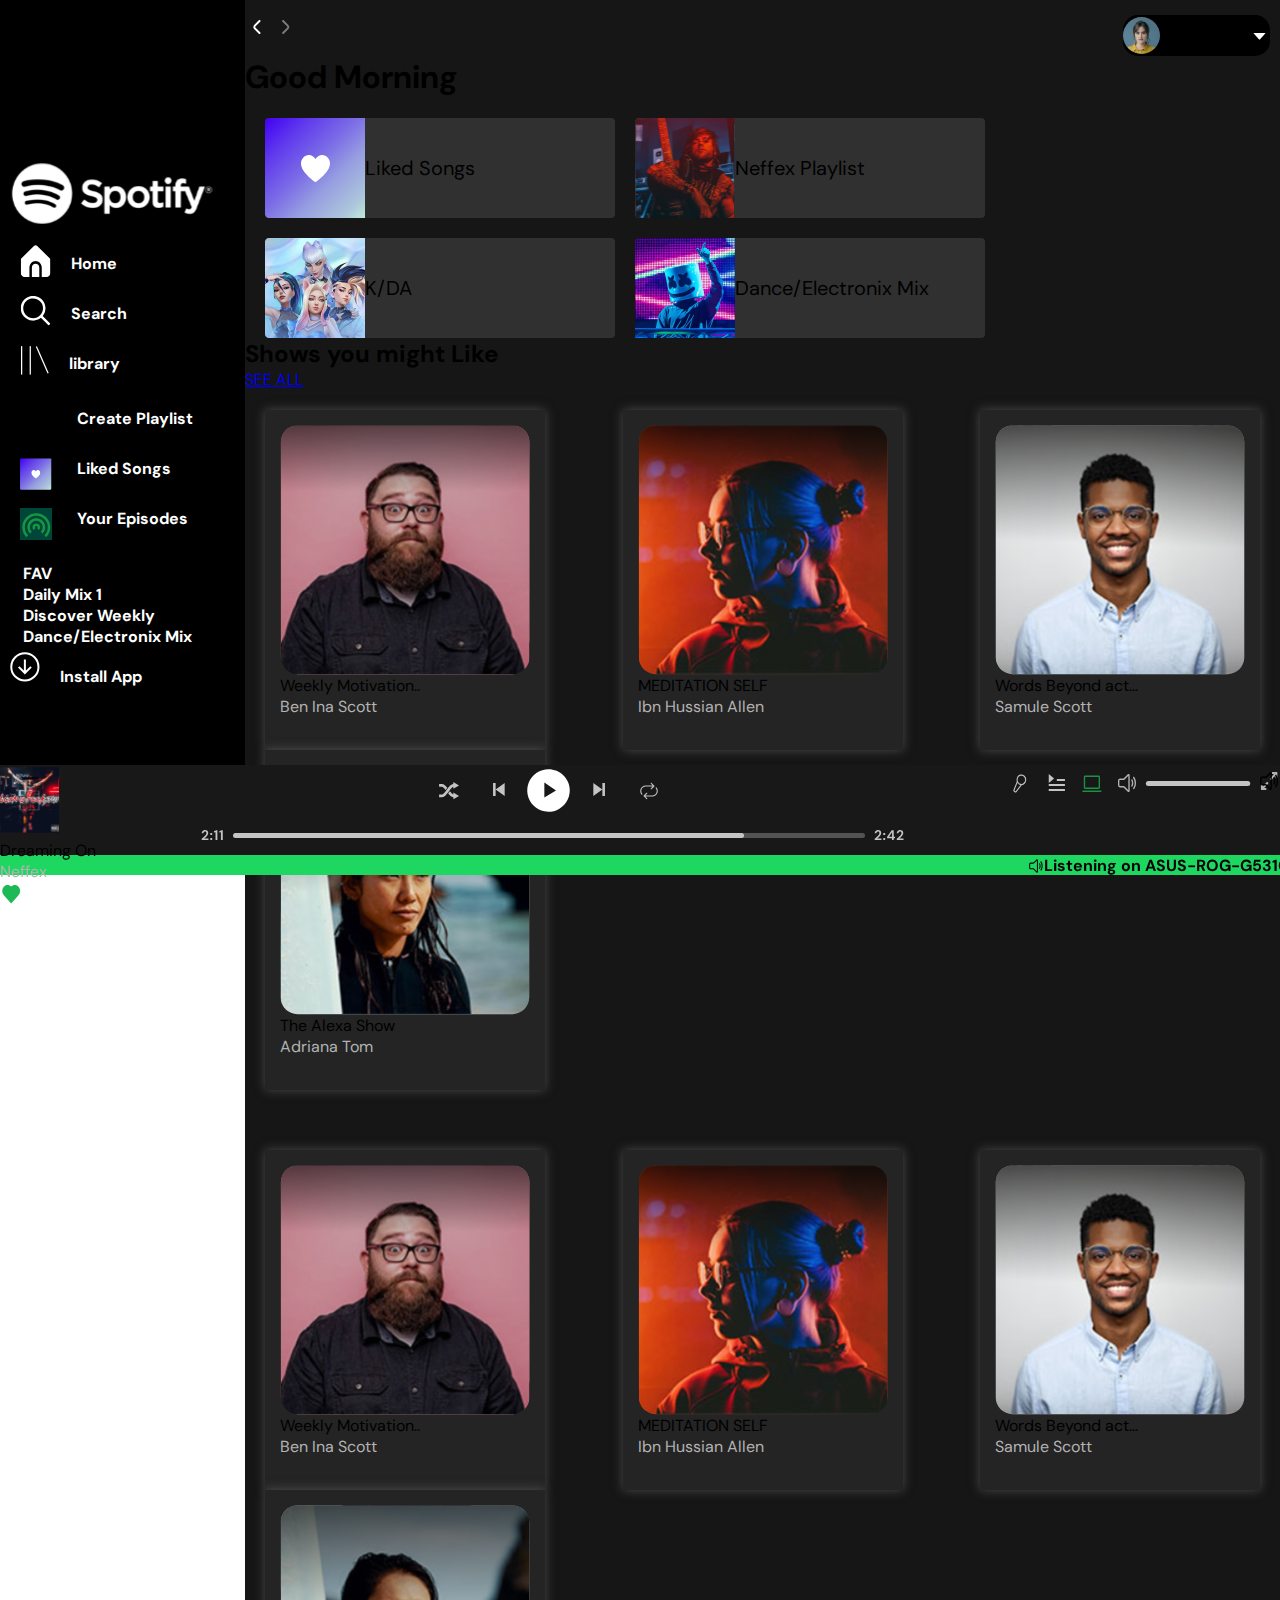
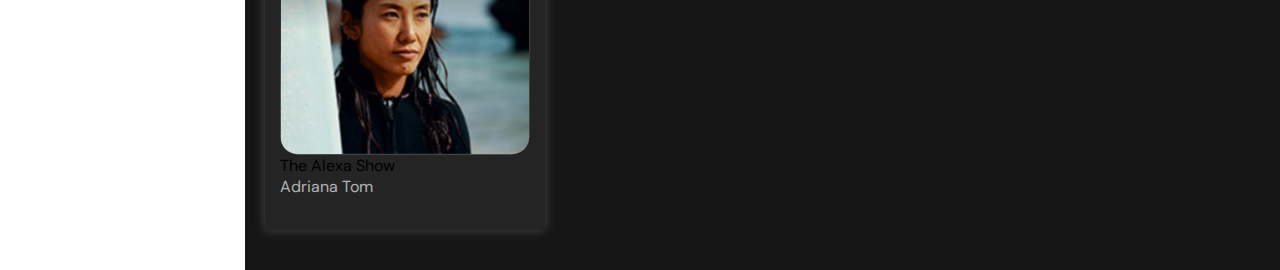
<file: index.html>
<!DOCTYPE html>
<html lang="en">
<head>
    <meta charset="UTF-8">
    <meta name="viewport" content="width=device-width, initial-scale=1.0">
    <title>Spotify-clone</title>
    <!-- link css -->
    <link rel="stylesheet" href="style.css">
    <!-- link bootstrap cdn -->
    <link href="https://cdn.jsdelivr.net/npm/bootstrap@5.2.3/dist/css/bootstrap.min.css" rel="stylesheet" integrity="sha384-rbsA2VBKQhggwzxH7pPCaAqO46MgnOM80zW1RWuH61DGLwZJEdK2Kadq2F9CUG65" crossorigin="anonymous">

</head>
<body>
  <!-- main section with side bar and main playlist -->
<main>
   <section class="main-section">
     <!-- side bar -->
    <div class="side-bar">
        <div class="logo">
            <img src="./assets/Spotify logo.svg"alt="logo">
        </div>
        <div class="nav1">
           <div><a href="#"><img src="./assets/fi-ss-home.svg" alt="home" ></a><a href="./playlist.html"><span>Home</span></a></div> 
           <div><a href="#"><img src="./assets/fi-rs-search.svg"alt="search"></a><Span>Search</Span></div> 
           <div> <a href="#"><img src="./assets/library.svg" alt="library"></a><span>library</span></div>
        </div>
        <div class="nav2">
           <div><a href="#"><img src="./assets/fi-ss-plus-small.svg" alt="list" class="bg-light"></a><span>Create Playlist</span></div> 
           <div><a href="#"><img src="./assets/Group 2.svg"alt="songs"  width="32px" height="32px"></a><span>Liked Songs</span></div>  
           <div><a href="#"><img src="./assets/gg_media-podcast.svg" alt="Episode" class="bg-light-green"  width="32px" height="32px"></a><span>Your Episodes</span></div>  
        </div>
        <div class="nav3 pb-3">
            <p>FAV</p>
            <p>Daily Mix 1</p>
            <p>Discover Weekly</p>
            <p>Dance/Electronix Mix</p>
            <!-- <p>EDM/Popular</p> -->
            <!-- <div><a href="#"><img src="./assets/grommet-icons_install-option.svg"alt="installicon"></a><span>Install App</span></div> -->
        </div>
        <div class="install">
            <div><a href="#"><img src="./assets/grommet-icons_install-option.svg"alt="installicon"></a><span>Install App</span></div>
        </div>
    </div>
<!-- main div -->
    <div class="main-div">
        <div class="head-part">
          <div class="arrow">
           <img src="./assets/fi-rr-angle-small-left.svg"alt="arrow-L">
           <img src="./assets/fi-rr-angle-small-right.svg"alt="arrow-R">  
          </div>
          <div class="profile">
          <img src="./assets/Ellipse 3.svg"alt="profile-photo">
          <p class="mt-2 text-white">Angel</p>
          <img src="./assets/fi-ss-caret-down.svg"alt="dropdown">
          </div>
        </div>
        <div>
            <h1 class="ms-3 mt-5 text-white">Good Morning</h1>
            <div class="H-cards">
                <div class="card1">
                  <img src="./assets/Group 1.svg"alt="image" width="100px" height="100px">
                  <p class=" text-white ms-3">Liked Songs</p>
                </div>
                <div class="card1">
                    <img src="./assets/Group 1 (1).svg"alt="image" width="100px" height="100px">
                    <p class=" text-white ms-3">Neffex Playlist</p>
                 </div>
                 <div class="card1">
                    <img src="./assets/Group 1(2).png"alt="image" width="100px" height="100px">
                    <p class=" text-white ms-3">K/DA</p>
                </div>
                <div class="card1">
                    <img src="./assets/Group 1(3).png"alt="image" width="100px" height="100px">
                    <p class=" text-white ms-3">Dance/Electronix Mix</p>
                </div>
            </div>      
        </div>
        <div class="d-flex justify-content-between p-3">
         <h2 class="text-white">Shows you might Like</h2>
         <a href="#" class="text-light">SEE ALL</a>
        </div>
        <div class="playcard">
            <div class="card2">
                <img src="./assets/Rectangle 16.svg"alt="iamge">
                <div class="text-white">
                   <p class="fs-5">Weekly Motivation..</p>
                   <p style="color: #B3B3B3;">Ben Ina Scott </p>
                </div>
            </div>
            <div class="card2">
                <img src="./assets/Rectangle 16 (1).svg"alt="iamge">
                <div class="text-white">
                   <p class="fs-4">MEDITATION SELF</p>
                   <p style="color: #B3B3B3;">Ibn Hussian Allen</p>
                </div>
            </div>
            <div class="card2">
                <img src="./assets/Rectangle 16 (2).svg"alt="iamge">
                <div class="text-white">
                   <p class="fs-5">Words Beyond act...</p>
                   <p style="color: #B3B3B3;">Samule Scott</p>
                </div>
            </div>
            <div class="card2">
                <img src="./assets/Rectangle 16 (3).svg"alt="iamge">
                <div class="text-white">
                   <p class="fs-5">The Alexa Show</p>
                   <p style="color: #B3B3B3;">Adriana Tom</p>
                </div>
            </div>
        </div>
        <div class="playcard">
            <div class="card2">
                <img src="./assets/Rectangle 16.svg"alt="iamge">
                <div class="text-white">
                   <p class="fs-5">Weekly Motivation..</p>
                   <p style="color: #B3B3B3;">Ben Ina Scott </p>
                </div>
            </div>
            <div class="card2">
                <img src="./assets/Rectangle 16 (1).svg"alt="iamge">
                <div class="text-white">
                   <p class="fs-4">MEDITATION SELF</p>
                   <p style="color: #B3B3B3;">Ibn Hussian Allen</p>
                </div>
            </div>
            <div class="card2">
                <img src="./assets/Rectangle 16 (2).svg"alt="iamge">
                <div class="text-white">
                   <p class="fs-5">Words Beyond act...</p>
                   <p style="color: #B3B3B3;">Samule Scott</p>
                </div>
            </div>
            <div class="card2">
                <img src="./assets/Rectangle 16 (3).svg"alt="iamge">
                <div class="text-white">
                   <p class="fs-5">The Alexa Show</p>
                   <p style="color: #B3B3B3;">Adriana Tom</p>
                </div>
            </div>
        </div>  
    </div>
   </section>
   <!-- footer section -->
   <section class="f-section">
    <div class="player">
        <div class="artist d-flex align-items-center">
        <img src="./assets/Rectangle 20.svg" atl="image" width="60px" height="70px">
        <div class="px-3">
            <p class="m-0 text-white fw-bold">Dreaming On</p>
            <p style="color: #B3B3B3;">Neffex</p>
        </div>
        <img src="./assets/bx_bxs-heart.svg"alt="image">
        </div>
        <div class="play-bar">
          <img src="./assets/Music Player Options.svg"alt="image">  
        </div>
        <div class="right-option py-4">
        <img src="./assets/Right options.svg"alt="image">
        </div>
    </div>
    <div class="foot">
       <img src="./assets/fluent_speaker-2-24-regular.svg" class="mx-2 mb-2">
       <p>Listening on ASUS-ROG-G531GT</p>
    </div>
   </section>

</main>
    <!-- js cdn link -->
    <script src="https://cdn.jsdelivr.net/npm/@popperjs/core@2.11.6/dist/umd/popper.min.js" integrity="sha384-oBqDVmMz9ATKxIep9tiCxS/Z9fNfEXiDAYTujMAeBAsjFuCZSmKbSSUnQlmh/jp3" crossorigin="anonymous"></script>
    <script src="https://cdn.jsdelivr.net/npm/bootstrap@5.2.3/dist/js/bootstrap.min.js" integrity="sha384-cuYeSxntonz0PPNlHhBs68uyIAVpIIOZZ5JqeqvYYIcEL727kskC66kF92t6Xl2V" crossorigin="anonymous"></script>
</body>
</html>
</file>
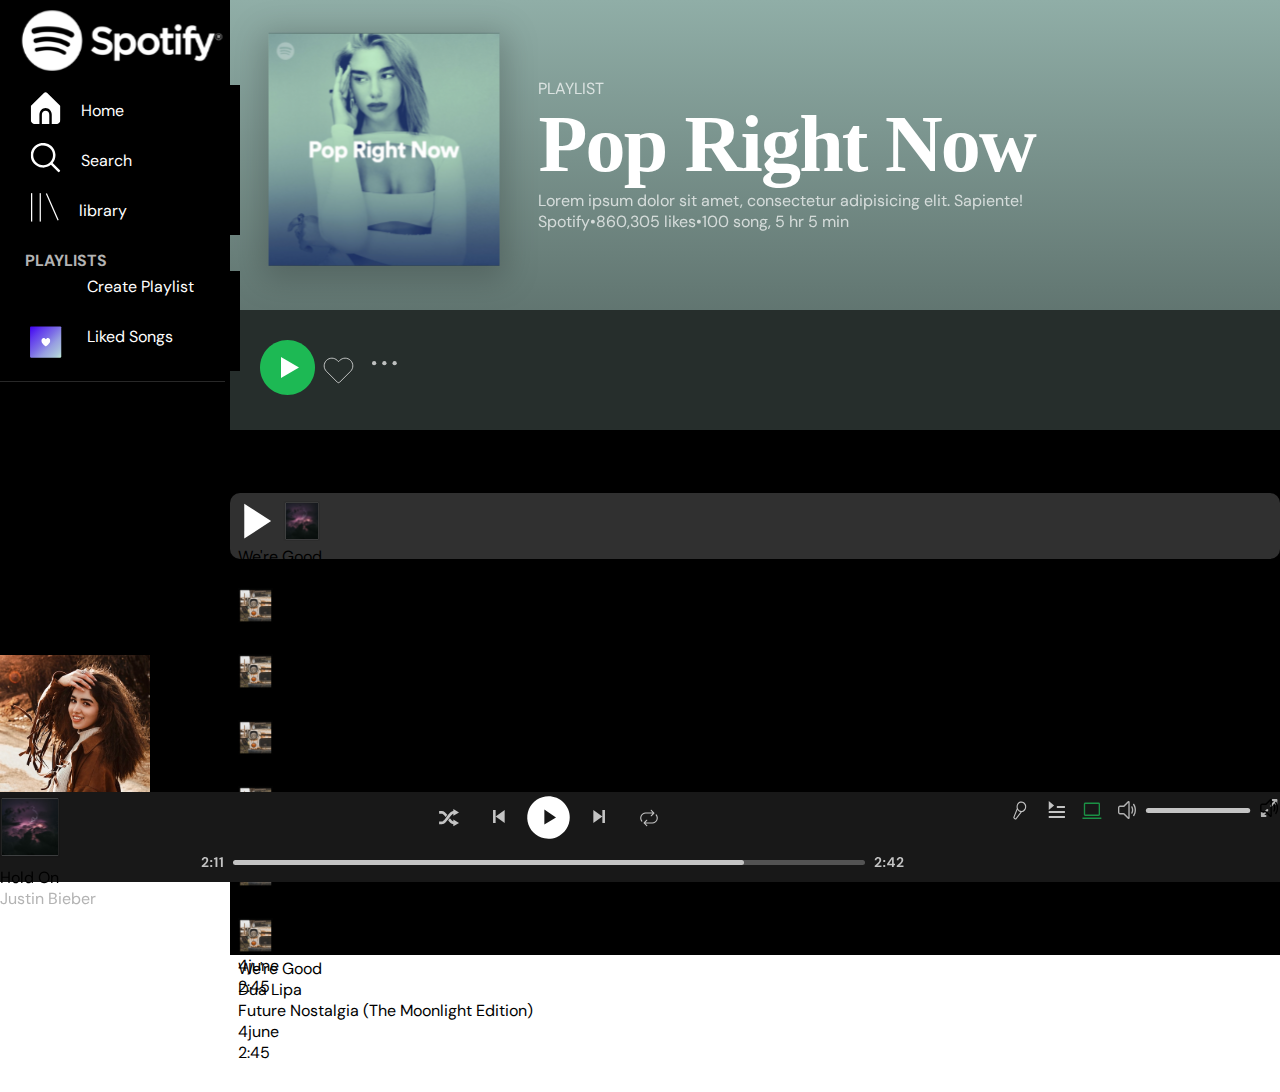
<file: playlist.html>
<!DOCTYPE html>
<html lang="en">
<head>
    <meta charset="UTF-8">
    <meta name="viewport" content="width=device-width, initial-scale=1.0">
    <title>playlist</title>
    <link rel="stylesheet" href="style.css">
     <!-- link bootstrap cdn -->
     <link href="https://cdn.jsdelivr.net/npm/bootstrap@5.2.3/dist/css/bootstrap.min.css" rel="stylesheet" integrity="sha384-rbsA2VBKQhggwzxH7pPCaAqO46MgnOM80zW1RWuH61DGLwZJEdK2Kadq2F9CUG65" crossorigin="anonymous">
     <link href="https://db.onlinewebfonts.com/c/9475d6a0b79c164f9f605673714e75d9?family=Circular+Std+Medium" rel="stylesheet" type="text/css"/>
    </head>
<body>
  <!-- main section      -->
  <section class="main-section">
    <div class="side-panel">
     <div class="nav-part">
        <div class="logo">
            <img src="./assets/Spotify logo.svg"alt="logo">
        </div>
        <div class="nav1">
           <div><a href="#"><img src="./assets/fi-ss-home.svg" alt="home" ></a><a href="./index.html"><span>Home</span></a></div> 
           <div><a href="#"><img src="./assets/fi-rs-search.svg"alt="search"></a><Span>Search</Span></div> 
           <div> <a href="#"><img src="./assets/library.svg" alt="library"></a><span>library</span></div>
        </div>
        <div class="nav2">
            <h4 class="fw-bold">PLAYLISTS</h4>
           <div><a href="#"><img src="./assets/fi-ss-plus-small.svg" alt="list" class="bg-light"></a><span>Create Playlist</span></div> 
           <div><a href="#"><img src="./assets/Group 2.svg"alt="songs" width="32px" height="32px"></a><span>Liked Songs</span></div>  
        </div>
     </div>
     <div class="d-flex mb-3 justify-content-center">
        <img src="./assets/album art.svg"alt="album-img"height="150px">
     </div>
    </div>
    
    <div class="main-div1">
        <div class="play-D">
            <img src="./assets/021-03-164.04 2.svg" alt="img">
            <div class="pt-5">
                <p class="text-white m-0">PLAYLIST</p>
                <h1>Pop Right Now</h1>
                <p  class=" m-0">Lorem ipsum dolor sit amet, consectetur adipisicing elit. Sapiente!</p>
                <p  class=" m-0"><span>Spotify</span>•860,305 likes•100 song, 5 hr 5 min</p>
            </div>
        </div>
        <div class="play-btn">
            <a href="#"><img src="./assets/thumb_play.svg"alt="img"class="me-3"></a>
            <img src="./assets/heart.svg"alt="img"class="me-3">
            <a href="#"><img src="./assets/more_big.svg"alt="img"></a>
        </div>
        <div class="play-list">
          <div class="d-flex justify-content-between text-white p-2">
            <p class="col-4">#TITLE</p>
            <p class="col-4">ALBUM</p>
            <p class="col-4">DATE ADDED</p> 
            <!-- <div class="w-10"></div> -->
          </div>
          <div class="d-flex justify-content-between text-white  bg-grey">
            <div class="d-flex align-items-center ps-2 " >
                <img src="./assets/Polygon 2.svg"alt="img"width="40px"height="40px" class="me-2">
                <img src="./assets/Rectangle 9.svg"alt="img"width="40px"height="40px" class="me-2">
                <p class="text-white pt-3">We're Good<br> Dua Lipa</p>
            </div>
            <p>Future Nostalgia (The Moonlight Edition)</p>
            <p class="pe-5">4june</p>
            <div class="d-flex align-items-center">
                <img src="./assets/heart.svg" alt="img" class="me-2">
                <p class="mt-3">2:45</p>
                <img src="./assets/more.svg" alt="img"class="ms-2">
            </div>
          </div>
          <div class="d-flex justify-content-between text-white  bg-grey bg-black1 mt-2">
            <div class="d-flex align-items-center ps-2 " >
              <p class="me-3 pt-3">3</p>
                <img src="./assets/Rectangle 20.png"alt="img"width="35px"height="35px" class="mx-3">
                <p class="text-white pt-3">We're Good<br> Dua Lipa</p>
            </div>
            <p>Future Nostalgia (The Moonlight Edition)</p>
            <p class="pe-5">4june</p>
            <div class="d-flex align-items-center">
                <!-- <img src="./assets/heart.svg" alt="img" class="me-2"> -->
                <p class="mt-3">2:45</p>
                <img src="./assets/more.svg" alt="img"class="ms-2">
            </div>
          </div>
          <div class="d-flex justify-content-between text-white  bg-grey bg-black1 mt-2">
            <div class="d-flex align-items-center ps-2 " >
              <p class="me-3 pt-3">3</p>
                <img src="./assets/Rectangle 20.png"alt="img"width="35px"height="35px" class="mx-3">
                <p class="text-white pt-3">We're Good<br> Dua Lipa</p>
            </div>
            <p>Future Nostalgia (The Moonlight Edition)</p>
            <p class="pe-5">4june</p>
            <div class="d-flex align-items-center">
                <!-- <img src="./assets/heart.svg" alt="img" class="me-2"> -->
                <p class="mt-3">2:45</p>
                <img src="./assets/more.svg" alt="img"class="ms-2">
            </div>
          </div>
          <div class="d-flex justify-content-between text-white  bg-grey bg-black1 mt-2">
            <div class="d-flex align-items-center ps-2 " >
              <p class="me-3 pt-3">4</p>
                <img src="./assets/Rectangle 20.png"alt="img"width="35px"height="35px" class="mx-3">
                <p class="text-white pt-3">We're Good<br> Dua Lipa</p>
            </div>
            <p>Future Nostalgia (The Moonlight Edition)</p>
            <p class="pe-5">4june</p>
            <div class="d-flex align-items-center">
                <!-- <img src="./assets/heart.svg" alt="img" class="me-2"> -->
                <p class="mt-3">2:45</p>
                <img src="./assets/more.svg" alt="img"class="ms-2">
            </div>
          </div>
          <div class="d-flex justify-content-between text-white  bg-grey bg-black1 mt-2">
            <div class="d-flex align-items-center ps-2 " >
              <p class="me-3 pt-3">2</p>
                <img src="./assets/Rectangle 20.png"alt="img"width="35px"height="35px" class="mx-3">
                <p class="text-white pt-3">We're Good<br> Dua Lipa</p>
            </div>
            <p>Future Nostalgia (The Moonlight Edition)</p>
            <p class="pe-5">4june</p>
            <div class="d-flex align-items-center">
                <!-- <img src="./assets/heart.svg" alt="img" class="me-2"> -->
                <p class="mt-3">2:45</p>
                <img src="./assets/more.svg" alt="img"class="ms-2">
            </div>
          </div>
          <div class="d-flex justify-content-between text-white  bg-grey bg-black1 mt-2">
            <div class="d-flex align-items-center ps-2 " >
              <p class="me-3 pt-3">2</p>
                <img src="./assets/Rectangle 20.png"alt="img"width="35px"height="35px" class="mx-3">
                <p class="text-white pt-3">We're Good<br> Dua Lipa</p>
            </div>
            <p>Future Nostalgia (The Moonlight Edition)</p>
            <p class="pe-5">4june</p>
            <div class="d-flex align-items-center">
                <!-- <img src="./assets/heart.svg" alt="img" class="me-2"> -->
                <p class="mt-3">2:45</p>
                <img src="./assets/more.svg" alt="img"class="ms-2">
            </div>
          </div>
          <div class="d-flex justify-content-between text-white  bg-grey bg-black1 mt-2">
            <div class="d-flex align-items-center ps-2 " >
              <p class="me-3 pt-3">2</p>
                <img src="./assets/Rectangle 20.png"alt="img"width="35px"height="35px" class="mx-3">
                <p class="text-white pt-3">We're Good<br> Dua Lipa</p>
            </div>
            <p>Future Nostalgia (The Moonlight Edition)</p>
            <p class="pe-5">4june</p>
            <div class="d-flex align-items-center">
                <!-- <img src="./assets/heart.svg" alt="img" class="me-2"> -->
                <p class="mt-3">2:45</p>
                <img src="./assets/more.svg" alt="img"class="ms-2">
            </div>
          </div>
        </div>
    </div>
  </section>
  <!-- footer section -->
  <section class="f1-section">
    <div class="player">
        <div class="artist d-flex align-items-center">
        <img src="./assets/Rectangle 9 (1).svg" atl="image" width="60px" height="70px">
        <div class="px-3">
            <p class="m-0 text-white fw-bold pt-3">Hold On</p>
            <p style="color: #B3B3B3;">Justin Bieber</p>
        </div>
        <img src="./assets/heart.svg"alt="image">
        </div>
        <div class="play-bar">
          <img src="./assets/Music Player Options.svg"alt="image">  
        </div>
        <div class="right-option py-4">
        <img src="./assets/Right options.svg"alt="image">
        </div>
    </div>
   </section>






 <!-- js cdn link -->
 <script src="https://cdn.jsdelivr.net/npm/@popperjs/core@2.11.6/dist/umd/popper.min.js" integrity="sha384-oBqDVmMz9ATKxIep9tiCxS/Z9fNfEXiDAYTujMAeBAsjFuCZSmKbSSUnQlmh/jp3" crossorigin="anonymous"></script>
 <script src="https://cdn.jsdelivr.net/npm/bootstrap@5.2.3/dist/js/bootstrap.min.js" integrity="sha384-cuYeSxntonz0PPNlHhBs68uyIAVpIIOZZ5JqeqvYYIcEL727kskC66kF92t6Xl2V" crossorigin="anonymous"></script>
</body>
</html>
</file>
<file: style.css>
@import url('https://fonts.googleapis.com/css2?family=DM+Sans:opsz@9..40&family=Poppins:ital,wght@0,100;0,200;0,300;0,400;0,500;0,600;0,700;0,800;1,700&family=Roboto:ital,wght@0,400;0,500;1,400&display=swap');

*{
    /* background-color: #282828; */
    margin:0px;
    padding: 0px;
    font-family: 'DM Sans';
}
.main-section{
    display:flex;
    /* overflow:hidden; */
}
::-webkit-scrollbar{
    display: none;
}
.side-bar{
     display: flex;
     flex-direction: column;
     justify-content: center;
     align-items: left;
     width: 18vw;
     height: 90vh;
     flex-shrink: 0;
     color: white;
     background-color: black;
     padding:5px;
     padding-left: 10px;
     padding-top: 20px;
     padding-bottom: 30px;
     /* font-size: 19px; */
     font-weight: 700;
     position: sticky;
     top:0px;
     overflow-y: scroll;
}
.logo{
    width:100px;
    height:60px;
    flex-shrink: 0;
    background-color: black;
    margin-bottom: 10px;
}
.nav1{
    display: flex;
    flex-direction: column;
    justify-content: center;
    padding: 5px;
    background-color: black;
    margin-bottom: 5px;
}
.nav1>div{
    display: flex;
    justify-content: start;
    background-color: black;
    align-items: center;
    width: 16vw;
    height: 40px;
    padding:5px ;
    flex-wrap: wrap;

}
.nav1>div:hover{
    border-radius: 6px;
    background-color: #282828;
    cursor: pointer;
   
}
.nav1>div:active{
    border-radius: 6px;
    background-color: #282828;
}
.nav1>div>a{
    /* margin-bottom: 10px; */
    text-decoration: none;
    color: white;
    margin-right:20px;
}
.nav1>div>img{
    width: 20px;
    height: 20px;
    flex-shrink: 0;
    margin-right: 10px;
}
.nav2{
    display: flex;
    flex-direction: column;
    padding: 5px;
    background-color: black;
     margin-bottom: 5px;
}
.nav2>div{
    display: flex;
    justify-content: start;
    background-color: black;
    width: 16vw;
    height: 40px;
    padding:5px ;
    flex-wrap: wrap;

}
.nav2>div:hover{
    border-radius: 6px;
    background-color: #282828;
    cursor: pointer;
   
}
.nav2>div>a{
    margin-bottom: 10px;
    text-decoration: none;
    color: white;
    margin-right:20px;
    width: 37.057px;
    height: 37.057px;
    
}
.nav2>div>img{
    width: 20px;
    height: 22px;
    flex-shrink: 0;
    
    
}
.bg-light-green{
   background-color: #004638;
}
.nav3{
    cursor: pointer;
    padding-left: 13px;
     margin-bottom: 5px;
}
.install>div>a{
    margin-right: 20px;
     margin-top: 5px;
}
.main-div{
    background-color: rgb(22,22,22);
    width:90vw;
    overflow: hidden;
    display: flex;
    flex-direction: column;
    flex-wrap: wrap;
   
}
.head-part{
    display: flex;
    justify-content: space-between;
    padding-top: 15px;
}
.profile{
    Width:147px;
    Height:41px;
    background-color: black;
    display: flex;
    align-items: center;
    justify-content: space-between;
    margin-right:10px ;
    border-radius: 15px;
    font-size: 20px;
}

.profile:hover,
.profile:active {
    background-color: #999; 
    box-shadow: 0 0 5px rgba(0, 0, 0, 0.3);
}
.H-cards{
    display: flex;
    justify-content: start;
    margin-right:10px;
    flex-wrap: wrap;
    
}
.card1 {
    display: flex;
    align-items: center;
    background-color: rgb(48, 48, 48);
    height: 100px;
    width: 350px;
    border-radius: 4px;
    font-size: 20px;
    margin-left: 20px;
    margin-top: 20px;
    flex-wrap: wrap;
    transition: background-color 0.3s, box-shadow 0.3s;
}

.card1:hover,
.card1:active {
    background-color: #d2d2d2;
    box-shadow: 0 0 5px rgba(0, 0, 0, 0.3);
}
  
.playcard{
    display: flex;
    justify-content: space-between;
    padding: 20px;
    margin-bottom: 20px;
    flex-wrap: wrap;
}


.card2 {
    width: 250px;
    height: 310px;
    display: flex;
    flex-direction: column;
    padding: 15px;
    background-color: rgb(36, 36, 36);
    box-shadow: 0 0 10px rgba(128, 128, 128, 0.5);
}
.card2:hover,
.card2:active {
    background-color: #999; 
    box-shadow: 0 0 5px rgba(0, 0, 0, 0.3);
}
.player{
      display: flex;
      justify-content: space-between;
      width:100vw;
      height: 90px;
      background-color: #181818;
}
.player>div{
      cursor: pointer;
}
.artist{
    width:240;
    height:70;
    justify-content: space-between  ;
}
.f-section{
    position: fixed;
    bottom:0px;
    height:15vh;
}  
.foot{
    display: flex;
    justify-content: end;
    width:100vw;
    color:black;
    font-weight: bold;
    align-items: center;
    background-color:rgb(30,215,96) ;
    padding-left: 20px;
    flex-wrap: wrap;
    height:20px;
} 




 /* playlist css */




.side-panel{
    display: flex;
    background-color: black;
    flex-direction: column;
    height: 90vh;
    width:18vw;
    justify-content: space-between;
    color:white;
    font-family: Circular Std Medium;
    position: sticky;
    top:0px;
    flex-wrap: wrap;
}
.nav-part{
      display: flex;
      flex-direction: column;
      justify-content: space-around;
      width: 16vw;
      margin-top: 10px;
      padding-left: 20px;
      border-bottom: 1px solid  #282828;
}
.nav2>h4{
    color: #B3B3B3;
    
}
.main-div1{
    /* background-image: linear-gradient(to top, black 20%,rgb(139,168,161)); */
     background-image: linear-gradient(180deg, #90AEA7 0%, #000 100%);
    width:82vw;
    font-family: Circular Std Medium;
}
.play-D{
    display: flex;
    justify-content: start;
    align-items: center;
}
.play-D>div>h1{
   color: #FFF;
   font-family: Circular Std Medium;
   font-size: 80px;
   font-style: normal;
   font-weight: 900;
  line-height: normal;
  letter-spacing: -1.8px;
}
.play-D>div>p{
    color: #FFF;
    opacity: 0.7;
}
.title-div{
    /* margin-right:300px; */
}
.play-list{
    display: flex;
    flex-direction: column;
    background-color:black;
    
}
.play-btn{
     display: flex;
     justify-content: start;
     padding: 30px;
     background-color: rgb(38,46,44);
     /* background-image: linear-gradient(180deg, #90AEA7 0%, #000 100%); */

 }
 .bg-grey{
    background-color:  rgb(48,48,48);
    padding: 8px;
    border-radius: 10px;
    height: 50px;  
 }
 .bg-black1{
    background-color: #000;
 }
 .bg-black1:hover{
    background-color:  rgb(48,48,48);
 }
 .f1-section{ 
    position: fixed;
    bottom:0px;
    height: 12vh;
 }
</file>
